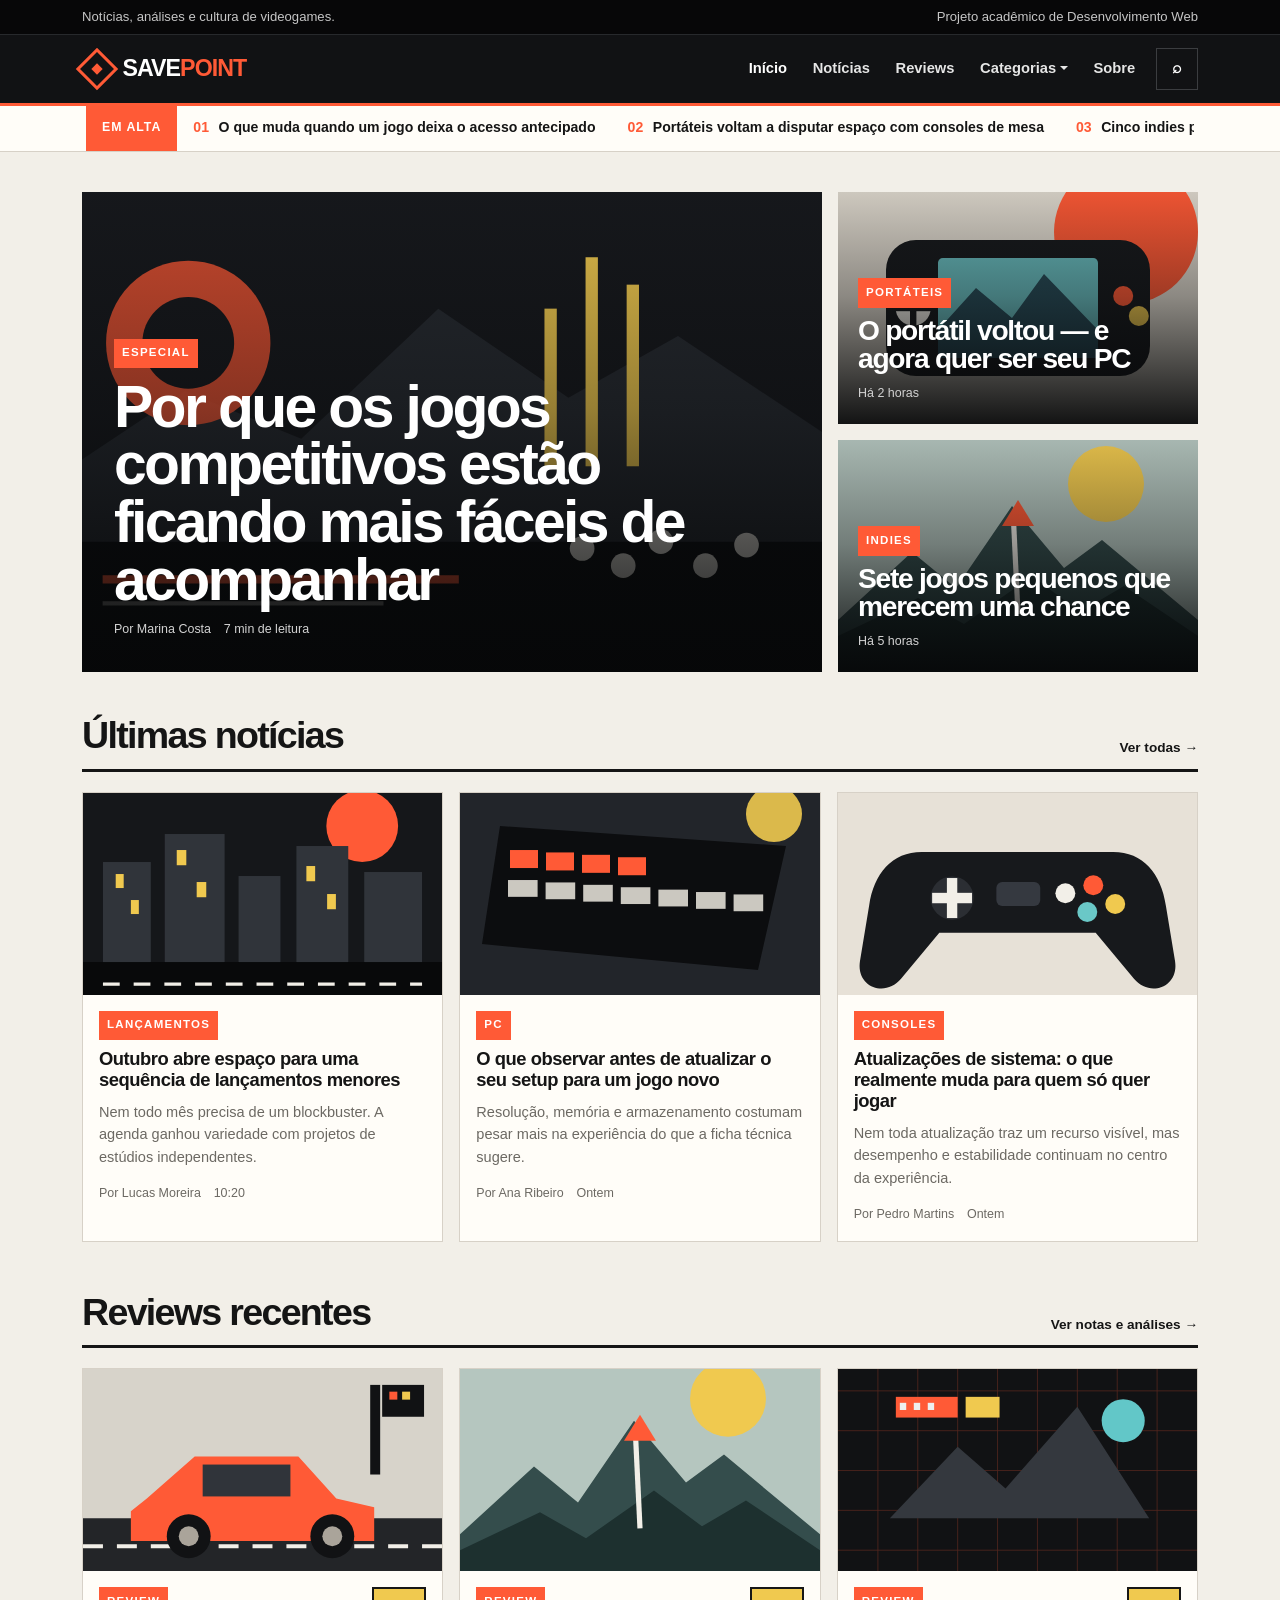
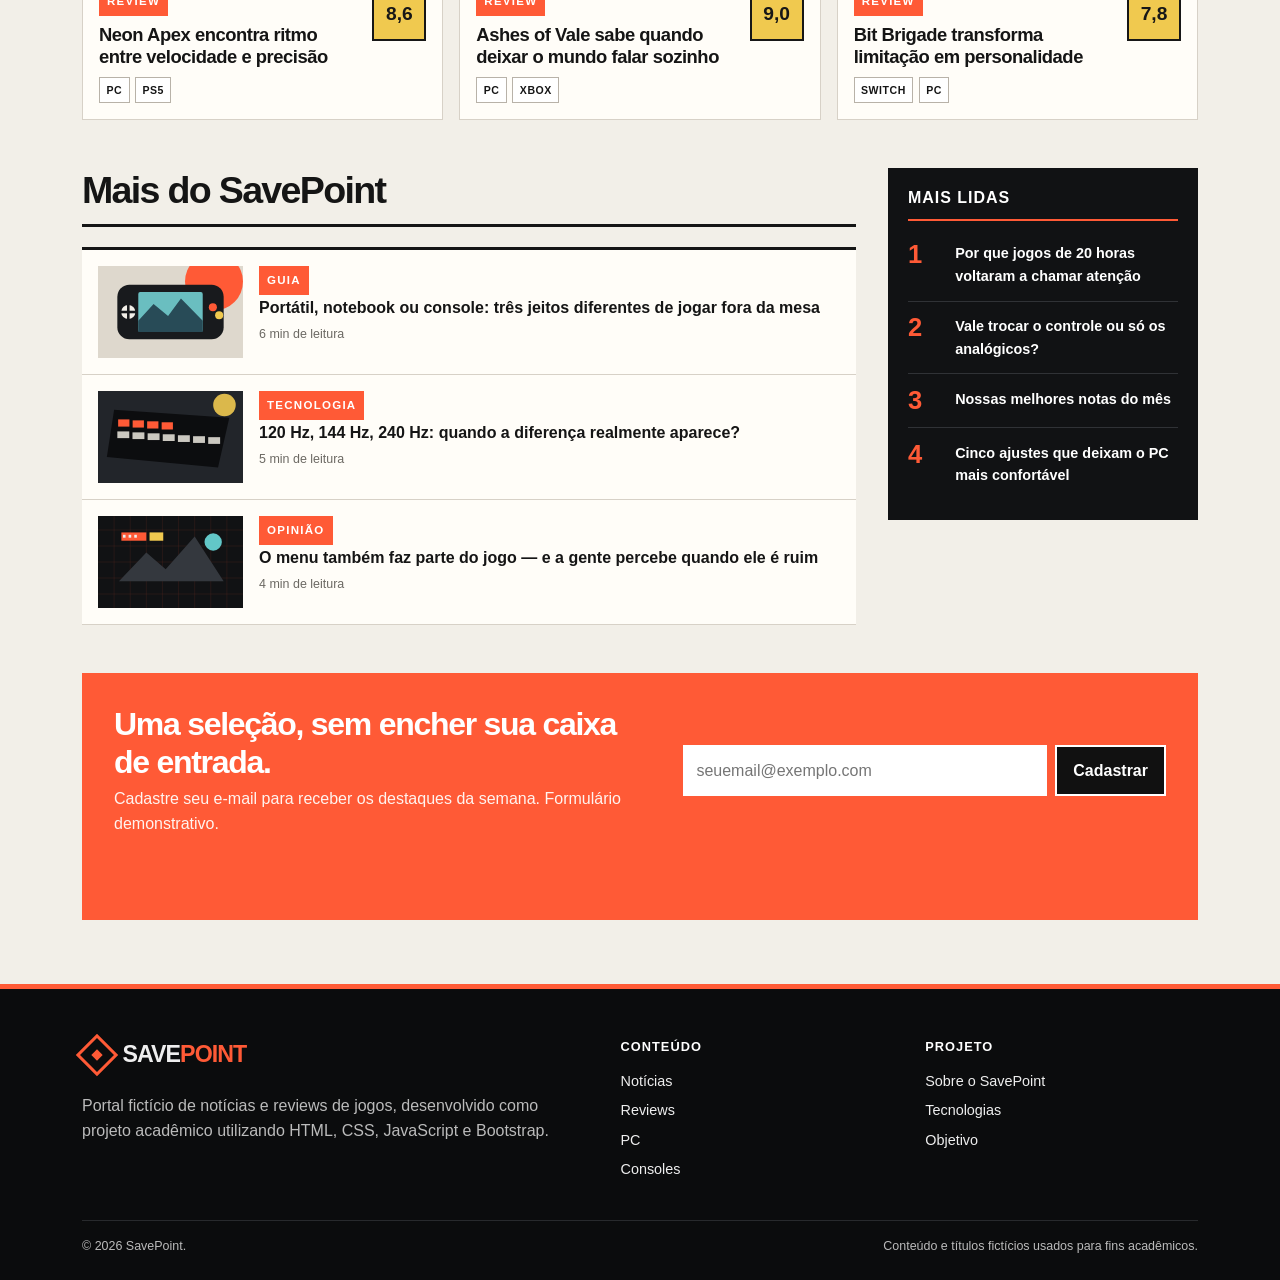
<file: index.html>
<!doctype html>
<html lang="pt-BR">
<head>
  <meta charset="utf-8">
  <meta name="viewport" content="width=device-width, initial-scale=1">
  <meta name="description" content="SavePoint é um portal fictício de notícias e reviews de jogos.">
  <title>Início | SavePoint</title>
  <link href="https://cdn.jsdelivr.net/npm/bootstrap@5.3.3/dist/css/bootstrap.min.css" rel="stylesheet">
  <link rel="stylesheet" href="assets/css/style.css">
</head>
<body>
<a class="skip-link" href="#conteudo">Pular para o conteúdo</a>

<div class="top-strip">
  <div class="container">
    <span>Notícias, análises e cultura de videogames.</span>
    <span>Projeto acadêmico de Desenvolvimento Web</span>
  </div>
</div>
<header class="site-header">
  <nav class="navbar navbar-expand-lg navbar-dark" aria-label="Navegação principal">
    <div class="container">
      <a class="brand" href="index.html" aria-label="SavePoint - início"><span class="brand-mark" aria-hidden="true"></span><span>SAVE<strong>POINT</strong></span></a>
      <button class="navbar-toggler" type="button" data-bs-toggle="collapse" data-bs-target="#menuPrincipal" aria-controls="menuPrincipal" aria-expanded="false" aria-label="Abrir menu">
        <span class="navbar-toggler-icon"></span>
      </button>
      <div class="collapse navbar-collapse" id="menuPrincipal">
        <ul class="navbar-nav ms-auto align-items-lg-center">
          <li class="nav-item"><a class="nav-link active" href="index.html">Início</a></li>
          <li class="nav-item"><a class="nav-link" href="noticias.html">Notícias</a></li>
          <li class="nav-item"><a class="nav-link" href="reviews.html">Reviews</a></li>
          <li class="nav-item dropdown">
            <a class="nav-link dropdown-toggle" href="#" role="button" data-bs-toggle="dropdown" aria-expanded="false">Categorias</a>
            <ul class="dropdown-menu">
              <li><a class="dropdown-item" href="noticias.html#pc">PC</a></li>
              <li><a class="dropdown-item" href="noticias.html#playstation">PlayStation</a></li>
              <li><a class="dropdown-item" href="noticias.html#xbox">Xbox</a></li>
              <li><a class="dropdown-item" href="noticias.html#nintendo">Nintendo</a></li>
            </ul>
          </li>
          <li class="nav-item"><a class="nav-link" href="sobre.html">Sobre</a></li>
          <li class="nav-item ms-lg-2"><button class="search-toggle" type="button" data-search-toggle aria-expanded="false" aria-label="Abrir busca">⌕</button></li>
        </ul>
      </div>
    </div>
  </nav>
  <div class="search-panel" data-search-panel>
    <div class="container"><input type="search" data-search-input placeholder="Buscar nesta página..." aria-label="Buscar conteúdo nesta página"></div>
  </div>
</header>

<div class="breaking-bar">
  <div class="container px-0 px-sm-3">
    <div class="breaking-inner">
      <div class="breaking-label">Em alta</div>
      <div class="breaking-items"><div class="breaking-track" data-breaking-track>
        <span><b>01</b> O que muda quando um jogo deixa o acesso antecipado</span>
        <span><b>02</b> Portáteis voltam a disputar espaço com consoles de mesa</span>
        <span><b>03</b> Cinco indies para colocar na lista</span>
      </div></div>
    </div>
  </div>
</div>

<main id="conteudo" class="page-shell">
  <div class="container">
    <section class="hero-grid" aria-label="Destaques">
      <article class="hero-main" data-searchable>
        <img src="assets/img/arena.svg" alt="Ilustração de uma arena futurista">
        <div class="hero-copy">
          <span class="kicker">Especial</span>
          <h1>Por que os jogos competitivos estão ficando mais fáceis de acompanhar</h1>
          <div class="meta"><span>Por Marina Costa</span><span>7 min de leitura</span></div>
        </div>
      </article>
      <div class="hero-side-stack">
        <article class="hero-side" data-searchable>
          <img src="assets/img/handheld.svg" alt="Ilustração de um videogame portátil">
          <div class="hero-copy"><span class="kicker">Portáteis</span><h2>O portátil voltou — e agora quer ser seu PC</h2><div class="meta"><span>Há 2 horas</span></div></div>
        </article>
        <article class="hero-side" data-searchable>
          <img src="assets/img/fantasy.svg" alt="Ilustração de uma paisagem de fantasia">
          <div class="hero-copy"><span class="kicker">Indies</span><h2>Sete jogos pequenos que merecem uma chance</h2><div class="meta"><span>Há 5 horas</span></div></div>
        </article>
      </div>
    </section>

    <section class="mb-5">
      <div class="section-head"><h2>Últimas notícias</h2><a href="noticias.html">Ver todas →</a></div>
      <div class="row g-3">
        <div class="col-md-6 col-lg-4" data-searchable><article class="news-card"><a class="card-media" href="noticias.html"><img src="assets/img/city.svg" alt="Cidade noturna estilizada"></a><div class="card-body-sp"><span class="kicker">Lançamentos</span><h3><a href="noticias.html">Outubro abre espaço para uma sequência de lançamentos menores</a></h3><p>Nem todo mês precisa de um blockbuster. A agenda ganhou variedade com projetos de estúdios independentes.</p><div class="meta"><span>Por Lucas Moreira</span><span>10:20</span></div></div></article></div>
        <div class="col-md-6 col-lg-4" data-searchable><article class="news-card"><a class="card-media" href="noticias.html"><img src="assets/img/keyboard.svg" alt="Teclado gamer estilizado"></a><div class="card-body-sp"><span class="kicker">PC</span><h3><a href="noticias.html">O que observar antes de atualizar o seu setup para um jogo novo</a></h3><p>Resolução, memória e armazenamento costumam pesar mais na experiência do que a ficha técnica sugere.</p><div class="meta"><span>Por Ana Ribeiro</span><span>Ontem</span></div></div></article></div>
        <div class="col-md-6 col-lg-4" data-searchable><article class="news-card"><a class="card-media" href="noticias.html"><img src="assets/img/controller.svg" alt="Controle de videogame estilizado"></a><div class="card-body-sp"><span class="kicker">Consoles</span><h3><a href="noticias.html">Atualizações de sistema: o que realmente muda para quem só quer jogar</a></h3><p>Nem toda atualização traz um recurso visível, mas desempenho e estabilidade continuam no centro da experiência.</p><div class="meta"><span>Por Pedro Martins</span><span>Ontem</span></div></div></article></div>
      </div>
    </section>

    <section class="mb-5">
      <div class="section-head"><h2>Reviews recentes</h2><a href="reviews.html">Ver notas e análises →</a></div>
      <div class="row g-3">
        <div class="col-md-6 col-lg-4" data-searchable><article class="review-card"><a class="card-media" href="reviews.html"><img src="assets/img/racing.svg" alt="Carro de corrida estilizado"></a><div class="card-body-sp"><div class="review-top"><div><span class="kicker">Review</span><h3><a href="reviews.html">Neon Apex encontra ritmo entre velocidade e precisão</a></h3></div><span class="score" aria-label="Nota 8.6 de 10">8,6</span></div><div class="platforms"><span class="platform-tag">PC</span><span class="platform-tag">PS5</span></div></div></article></div>
        <div class="col-md-6 col-lg-4" data-searchable><article class="review-card"><a class="card-media" href="reviews.html"><img src="assets/img/fantasy.svg" alt="Paisagem de fantasia estilizada"></a><div class="card-body-sp"><div class="review-top"><div><span class="kicker">Review</span><h3><a href="reviews.html">Ashes of Vale sabe quando deixar o mundo falar sozinho</a></h3></div><span class="score" aria-label="Nota 9 de 10">9,0</span></div><div class="platforms"><span class="platform-tag">PC</span><span class="platform-tag">Xbox</span></div></div></article></div>
        <div class="col-md-6 col-lg-4" data-searchable><article class="review-card"><a class="card-media" href="reviews.html"><img src="assets/img/retro.svg" alt="Cenário retrô estilizado"></a><div class="card-body-sp"><div class="review-top"><div><span class="kicker">Review</span><h3><a href="reviews.html">Bit Brigade transforma limitação em personalidade</a></h3></div><span class="score" aria-label="Nota 7.8 de 10">7,8</span></div><div class="platforms"><span class="platform-tag">Switch</span><span class="platform-tag">PC</span></div></div></article></div>
      </div>
    </section>

    <div class="editorial-layout">
      <section>
        <div class="section-head"><h2>Mais do SavePoint</h2></div>
        <div class="latest-list">
          <article class="latest-item" data-searchable><img src="assets/img/handheld.svg" alt="Videogame portátil"><div><span class="kicker">Guia</span><h3><a href="noticias.html">Portátil, notebook ou console: três jeitos diferentes de jogar fora da mesa</a></h3><div class="meta"><span>6 min de leitura</span></div></div></article>
          <article class="latest-item" data-searchable><img src="assets/img/keyboard.svg" alt="Teclado"><div><span class="kicker">Tecnologia</span><h3><a href="noticias.html">120 Hz, 144 Hz, 240 Hz: quando a diferença realmente aparece?</a></h3><div class="meta"><span>5 min de leitura</span></div></div></article>
          <article class="latest-item" data-searchable><img src="assets/img/retro.svg" alt="Arte retrô"><div><span class="kicker">Opinião</span><h3><a href="noticias.html">O menu também faz parte do jogo — e a gente percebe quando ele é ruim</a></h3><div class="meta"><span>4 min de leitura</span></div></div></article>
        </div>
      </section>
      <aside>
        <div class="sidebar-box"><h3>Mais lidas</h3><ol class="rank-list"><li><span class="rank-no">1</span><a href="noticias.html">Por que jogos de 20 horas voltaram a chamar atenção</a></li><li><span class="rank-no">2</span><a href="noticias.html">Vale trocar o controle ou só os analógicos?</a></li><li><span class="rank-no">3</span><a href="reviews.html">Nossas melhores notas do mês</a></li><li><span class="rank-no">4</span><a href="noticias.html">Cinco ajustes que deixam o PC mais confortável</a></li></ol></div>
      </aside>
    </div>
    
<section class="newsletter" aria-label="Newsletter">
  <div>
    <h2>Uma seleção, sem encher sua caixa de entrada.</h2>
    <p>Cadastre seu e-mail para receber os destaques da semana. Formulário demonstrativo.</p>
  </div>
  <form class="newsletter-form" data-newsletter novalidate>
    <label class="visually-hidden" for="newsletter-email">E-mail</label>
    <input id="newsletter-email" type="email" placeholder="seuemail@exemplo.com" required>
    <button type="submit">Cadastrar</button>
  </form>
  <div class="form-feedback" data-form-feedback aria-live="polite"></div>
</section>

  </div>
</main>

<footer class="site-footer">
  <div class="container">
    <div class="footer-grid">
      <div>
        <a class="brand" href="index.html"><span class="brand-mark" aria-hidden="true"></span><span>SAVE<strong>POINT</strong></span></a>
        <p class="mt-3 mb-0">Portal fictício de notícias e reviews de jogos, desenvolvido como projeto acadêmico utilizando HTML, CSS, JavaScript e Bootstrap.</p>
      </div>
      <div>
        <div class="footer-title">Conteúdo</div>
        <ul class="footer-links"><li><a href="noticias.html">Notícias</a></li><li><a href="reviews.html">Reviews</a></li><li><a href="noticias.html#pc">PC</a></li><li><a href="noticias.html#consoles">Consoles</a></li></ul>
      </div>
      <div>
        <div class="footer-title">Projeto</div>
        <ul class="footer-links"><li><a href="sobre.html">Sobre o SavePoint</a></li><li><a href="sobre.html#tecnologias">Tecnologias</a></li><li><a href="sobre.html#objetivo">Objetivo</a></li></ul>
      </div>
    </div>
    <div class="footer-bottom"><span>© <span data-current-year></span> SavePoint.</span><span>Conteúdo e títulos fictícios usados para fins acadêmicos.</span></div>
  </div>
</footer>
<script src="https://cdn.jsdelivr.net/npm/bootstrap@5.3.3/dist/js/bootstrap.bundle.min.js"></script>
<script src="assets/js/script.js"></script>
</body>
</html>
</file>
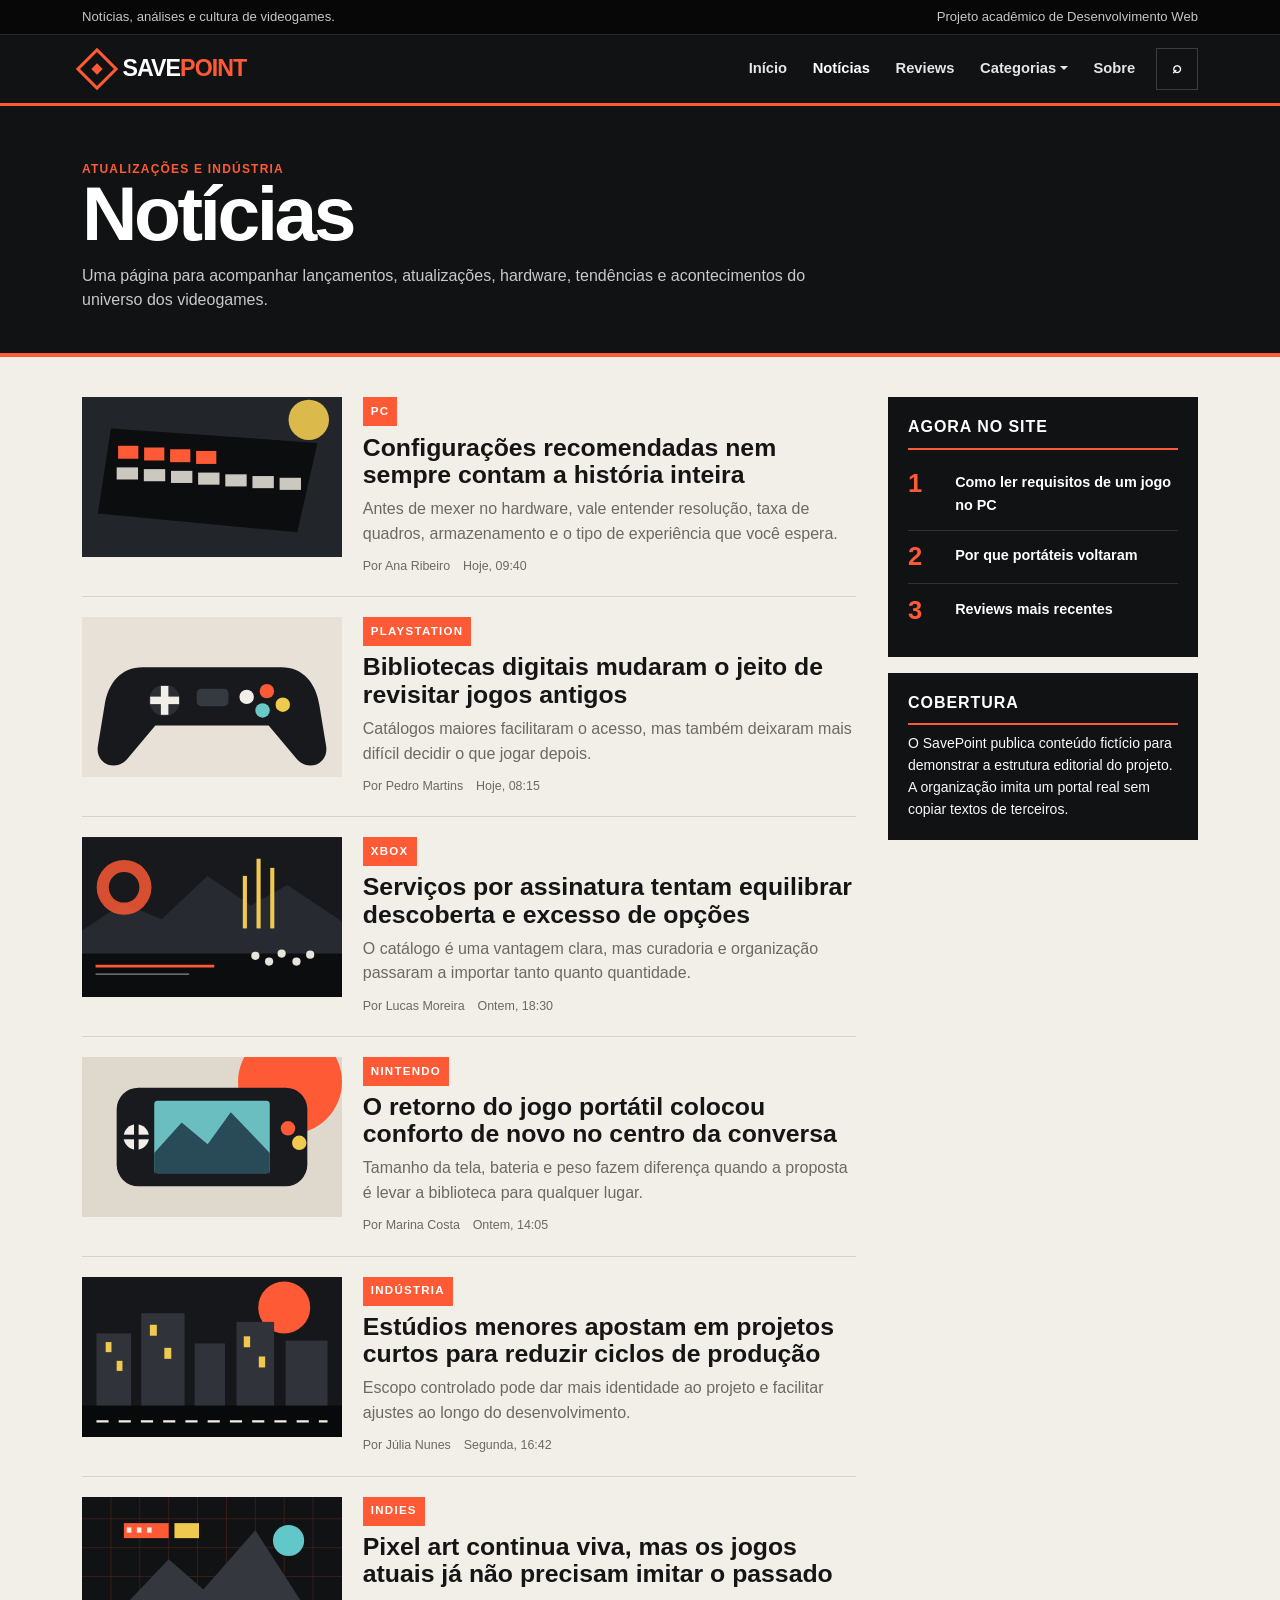
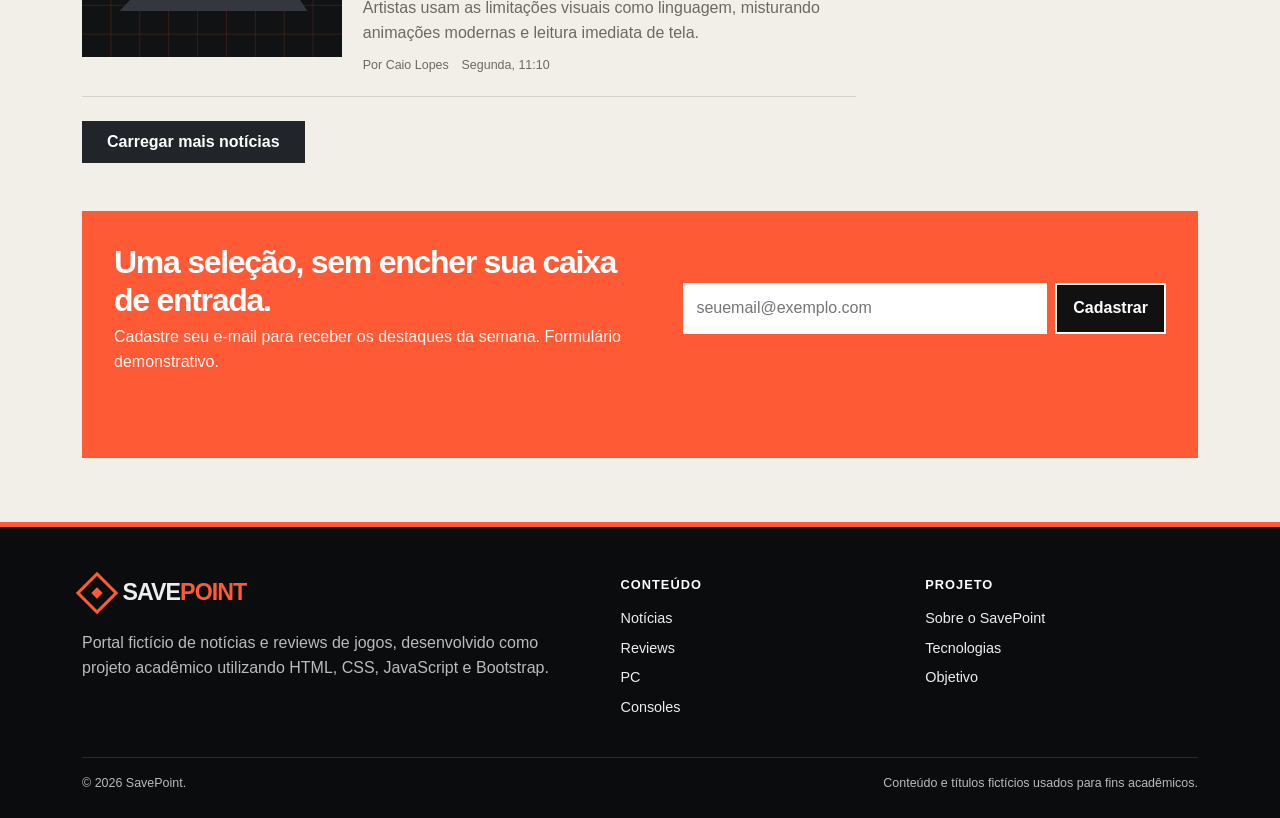
<file: noticias.html>
<!doctype html>
<html lang="pt-BR">
<head>
  <meta charset="utf-8">
  <meta name="viewport" content="width=device-width, initial-scale=1">
  <meta name="description" content="Últimas notícias do universo dos videogames no portal fictício SavePoint.">
  <title>Notícias | SavePoint</title>
  <link href="https://cdn.jsdelivr.net/npm/bootstrap@5.3.3/dist/css/bootstrap.min.css" rel="stylesheet">
  <link rel="stylesheet" href="assets/css/style.css">
</head>
<body>
<a class="skip-link" href="#conteudo">Pular para o conteúdo</a>

<div class="top-strip">
  <div class="container">
    <span>Notícias, análises e cultura de videogames.</span>
    <span>Projeto acadêmico de Desenvolvimento Web</span>
  </div>
</div>
<header class="site-header">
  <nav class="navbar navbar-expand-lg navbar-dark" aria-label="Navegação principal">
    <div class="container">
      <a class="brand" href="index.html" aria-label="SavePoint - início"><span class="brand-mark" aria-hidden="true"></span><span>SAVE<strong>POINT</strong></span></a>
      <button class="navbar-toggler" type="button" data-bs-toggle="collapse" data-bs-target="#menuPrincipal" aria-controls="menuPrincipal" aria-expanded="false" aria-label="Abrir menu">
        <span class="navbar-toggler-icon"></span>
      </button>
      <div class="collapse navbar-collapse" id="menuPrincipal">
        <ul class="navbar-nav ms-auto align-items-lg-center">
          <li class="nav-item"><a class="nav-link" href="index.html">Início</a></li>
          <li class="nav-item"><a class="nav-link active" href="noticias.html">Notícias</a></li>
          <li class="nav-item"><a class="nav-link" href="reviews.html">Reviews</a></li>
          <li class="nav-item dropdown">
            <a class="nav-link dropdown-toggle" href="#" role="button" data-bs-toggle="dropdown" aria-expanded="false">Categorias</a>
            <ul class="dropdown-menu">
              <li><a class="dropdown-item" href="noticias.html#pc">PC</a></li>
              <li><a class="dropdown-item" href="noticias.html#playstation">PlayStation</a></li>
              <li><a class="dropdown-item" href="noticias.html#xbox">Xbox</a></li>
              <li><a class="dropdown-item" href="noticias.html#nintendo">Nintendo</a></li>
            </ul>
          </li>
          <li class="nav-item"><a class="nav-link" href="sobre.html">Sobre</a></li>
          <li class="nav-item ms-lg-2"><button class="search-toggle" type="button" data-search-toggle aria-expanded="false" aria-label="Abrir busca">⌕</button></li>
        </ul>
      </div>
    </div>
  </nav>
  <div class="search-panel" data-search-panel>
    <div class="container"><input type="search" data-search-input placeholder="Buscar nesta página..." aria-label="Buscar conteúdo nesta página"></div>
  </div>
</header>

<section class="page-hero"><div class="container"><div class="eyebrow">Atualizações e indústria</div><h1 class="page-title">Notícias</h1><p>Uma página para acompanhar lançamentos, atualizações, hardware, tendências e acontecimentos do universo dos videogames.</p></div></section>
<main id="conteudo" class="page-shell">
  <div class="container">
    <div class="editorial-layout">
      <section aria-label="Lista de notícias">
        <article class="news-row" id="pc" data-searchable><img src="assets/img/keyboard.svg" alt="Teclado gamer estilizado"><div><span class="kicker">PC</span><h2><a href="#">Configurações recomendadas nem sempre contam a história inteira</a></h2><p>Antes de mexer no hardware, vale entender resolução, taxa de quadros, armazenamento e o tipo de experiência que você espera.</p><div class="meta"><span>Por Ana Ribeiro</span><span>Hoje, 09:40</span></div></div></article>
        <article class="news-row" id="playstation" data-searchable><img src="assets/img/controller.svg" alt="Controle estilizado"><div><span class="kicker">PlayStation</span><h2><a href="#">Bibliotecas digitais mudaram o jeito de revisitar jogos antigos</a></h2><p>Catálogos maiores facilitaram o acesso, mas também deixaram mais difícil decidir o que jogar depois.</p><div class="meta"><span>Por Pedro Martins</span><span>Hoje, 08:15</span></div></div></article>
        <article class="news-row" id="xbox" data-searchable><img src="assets/img/arena.svg" alt="Arena futurista"><div><span class="kicker">Xbox</span><h2><a href="#">Serviços por assinatura tentam equilibrar descoberta e excesso de opções</a></h2><p>O catálogo é uma vantagem clara, mas curadoria e organização passaram a importar tanto quanto quantidade.</p><div class="meta"><span>Por Lucas Moreira</span><span>Ontem, 18:30</span></div></div></article>
        <article class="news-row" id="nintendo" data-searchable><img src="assets/img/handheld.svg" alt="Console portátil"><div><span class="kicker">Nintendo</span><h2><a href="#">O retorno do jogo portátil colocou conforto de novo no centro da conversa</a></h2><p>Tamanho da tela, bateria e peso fazem diferença quando a proposta é levar a biblioteca para qualquer lugar.</p><div class="meta"><span>Por Marina Costa</span><span>Ontem, 14:05</span></div></div></article>
        <article class="news-row" id="consoles" data-searchable><img src="assets/img/city.svg" alt="Cidade estilizada"><div><span class="kicker">Indústria</span><h2><a href="#">Estúdios menores apostam em projetos curtos para reduzir ciclos de produção</a></h2><p>Escopo controlado pode dar mais identidade ao projeto e facilitar ajustes ao longo do desenvolvimento.</p><div class="meta"><span>Por Júlia Nunes</span><span>Segunda, 16:42</span></div></div></article>
        <article class="news-row" data-searchable><img src="assets/img/retro.svg" alt="Arte retrô"><div><span class="kicker">Indies</span><h2><a href="#">Pixel art continua viva, mas os jogos atuais já não precisam imitar o passado</a></h2><p>Artistas usam as limitações visuais como linguagem, misturando animações modernas e leitura imediata de tela.</p><div class="meta"><span>Por Caio Lopes</span><span>Segunda, 11:10</span></div></div></article>
        <article class="news-row d-none" data-extra-news data-searchable><img src="assets/img/racing.svg" alt="Corrida estilizada"><div><span class="kicker">Corrida</span><h2><a href="#">Jogos de corrida encontram público entre simulação e partidas rápidas</a></h2><p>Assistências ajustáveis e modos curtos aproximaram estilos de público que antes raramente dividiam o mesmo jogo.</p><div class="meta"><span>Por Pedro Martins</span><span>Domingo, 19:20</span></div></div></article>
        <article class="news-row d-none" data-extra-news data-searchable><img src="assets/img/fantasy.svg" alt="Fantasia estilizada"><div><span class="kicker">RPG</span><h2><a href="#">RPGs modernos estão aprendendo a indicar menos e comunicar melhor</a></h2><p>Mapas menos congestionados e referências visuais mais claras ajudam o jogador a explorar sem depender de marcadores.</p><div class="meta"><span>Por Marina Costa</span><span>Domingo, 13:15</span></div></div></article>
        <button class="btn btn-dark rounded-0 mt-4 px-4 py-2 fw-bold" type="button" data-load-more>Carregar mais notícias</button>
      </section>
      <aside>
        <div class="sidebar-box"><h3>Agora no site</h3><ol class="rank-list"><li><span class="rank-no">1</span><a href="#pc">Como ler requisitos de um jogo no PC</a></li><li><span class="rank-no">2</span><a href="#nintendo">Por que portáteis voltaram</a></li><li><span class="rank-no">3</span><a href="reviews.html">Reviews mais recentes</a></li></ol></div>
        <div class="sidebar-box"><h3>Cobertura</h3><p class="mb-0 small text-light">O SavePoint publica conteúdo fictício para demonstrar a estrutura editorial do projeto. A organização imita um portal real sem copiar textos de terceiros.</p></div>
      </aside>
    </div>
    
<section class="newsletter" aria-label="Newsletter">
  <div>
    <h2>Uma seleção, sem encher sua caixa de entrada.</h2>
    <p>Cadastre seu e-mail para receber os destaques da semana. Formulário demonstrativo.</p>
  </div>
  <form class="newsletter-form" data-newsletter novalidate>
    <label class="visually-hidden" for="newsletter-email">E-mail</label>
    <input id="newsletter-email" type="email" placeholder="seuemail@exemplo.com" required>
    <button type="submit">Cadastrar</button>
  </form>
  <div class="form-feedback" data-form-feedback aria-live="polite"></div>
</section>

  </div>
</main>

<footer class="site-footer">
  <div class="container">
    <div class="footer-grid">
      <div>
        <a class="brand" href="index.html"><span class="brand-mark" aria-hidden="true"></span><span>SAVE<strong>POINT</strong></span></a>
        <p class="mt-3 mb-0">Portal fictício de notícias e reviews de jogos, desenvolvido como projeto acadêmico utilizando HTML, CSS, JavaScript e Bootstrap.</p>
      </div>
      <div>
        <div class="footer-title">Conteúdo</div>
        <ul class="footer-links"><li><a href="noticias.html">Notícias</a></li><li><a href="reviews.html">Reviews</a></li><li><a href="noticias.html#pc">PC</a></li><li><a href="noticias.html#consoles">Consoles</a></li></ul>
      </div>
      <div>
        <div class="footer-title">Projeto</div>
        <ul class="footer-links"><li><a href="sobre.html">Sobre o SavePoint</a></li><li><a href="sobre.html#tecnologias">Tecnologias</a></li><li><a href="sobre.html#objetivo">Objetivo</a></li></ul>
      </div>
    </div>
    <div class="footer-bottom"><span>© <span data-current-year></span> SavePoint.</span><span>Conteúdo e títulos fictícios usados para fins acadêmicos.</span></div>
  </div>
</footer>
<script src="https://cdn.jsdelivr.net/npm/bootstrap@5.3.3/dist/js/bootstrap.bundle.min.js"></script>
<script src="assets/js/script.js"></script>
</body>
</html>
</file>
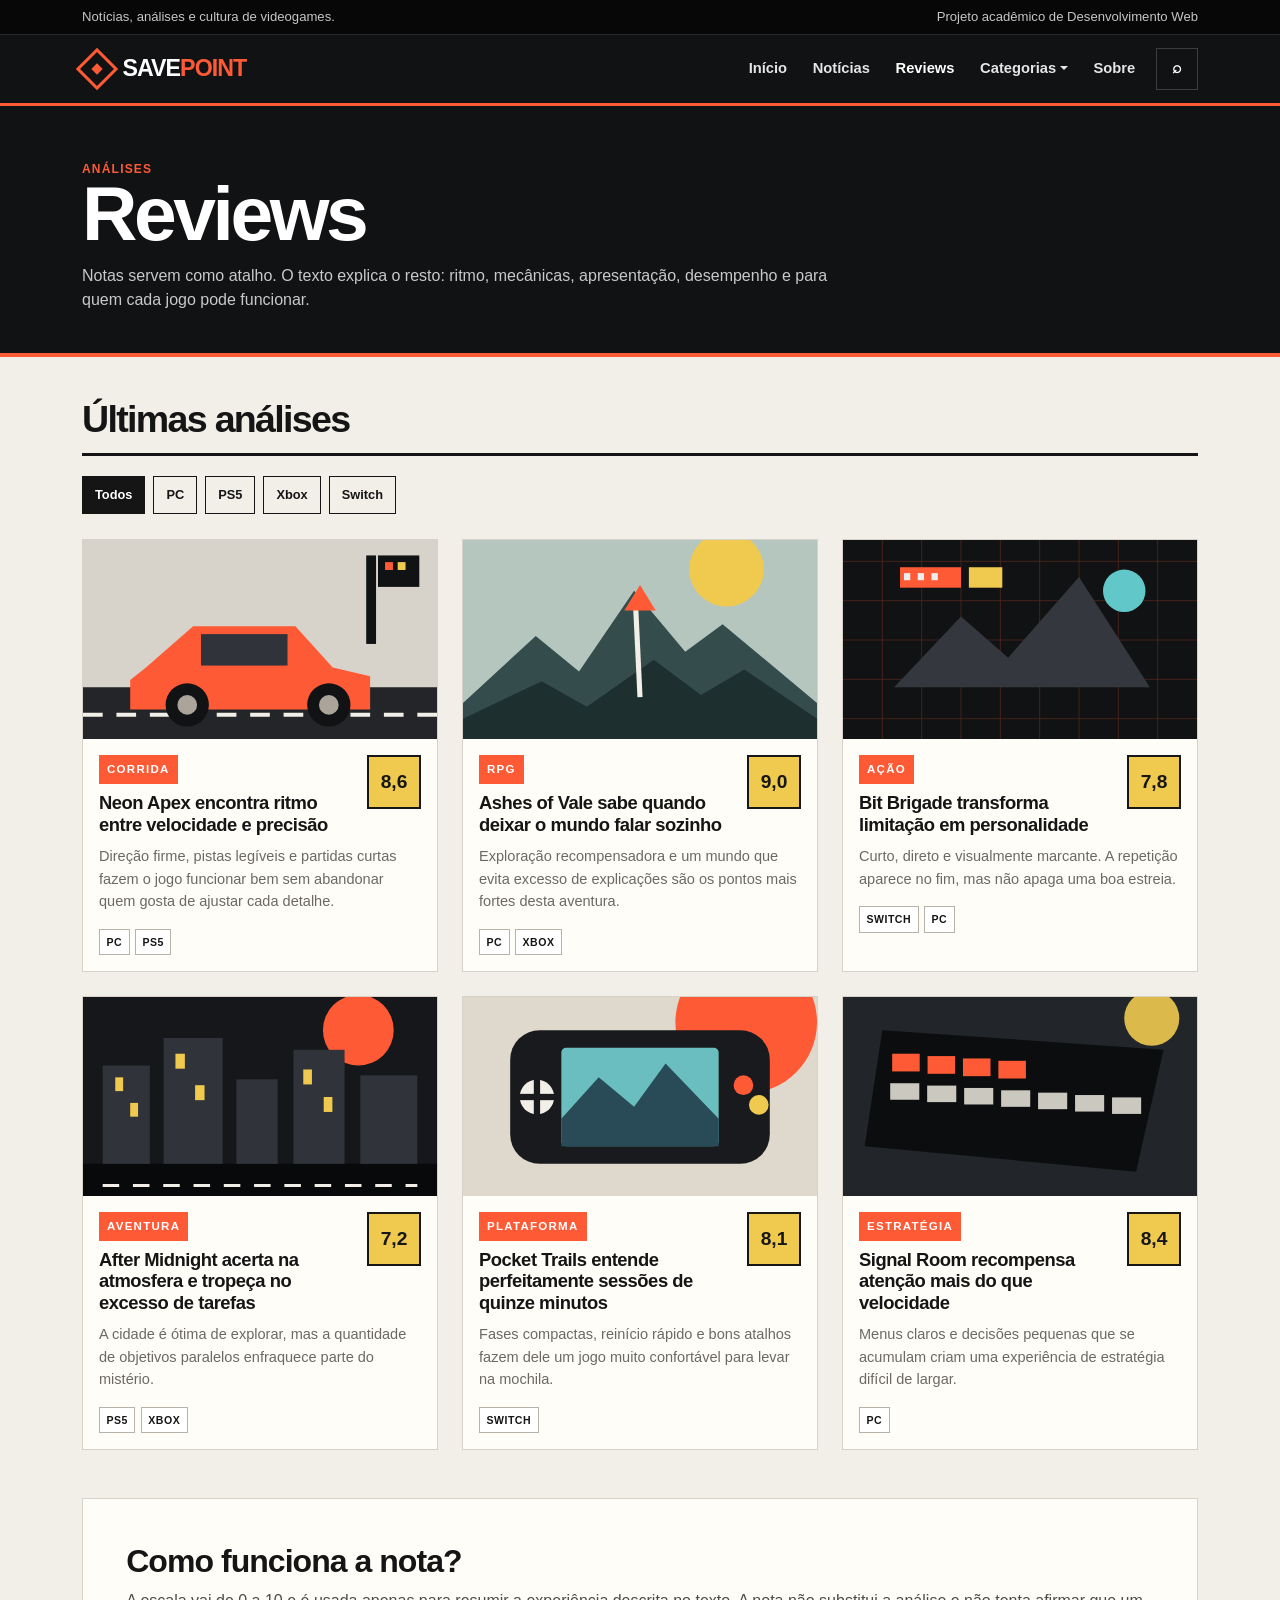
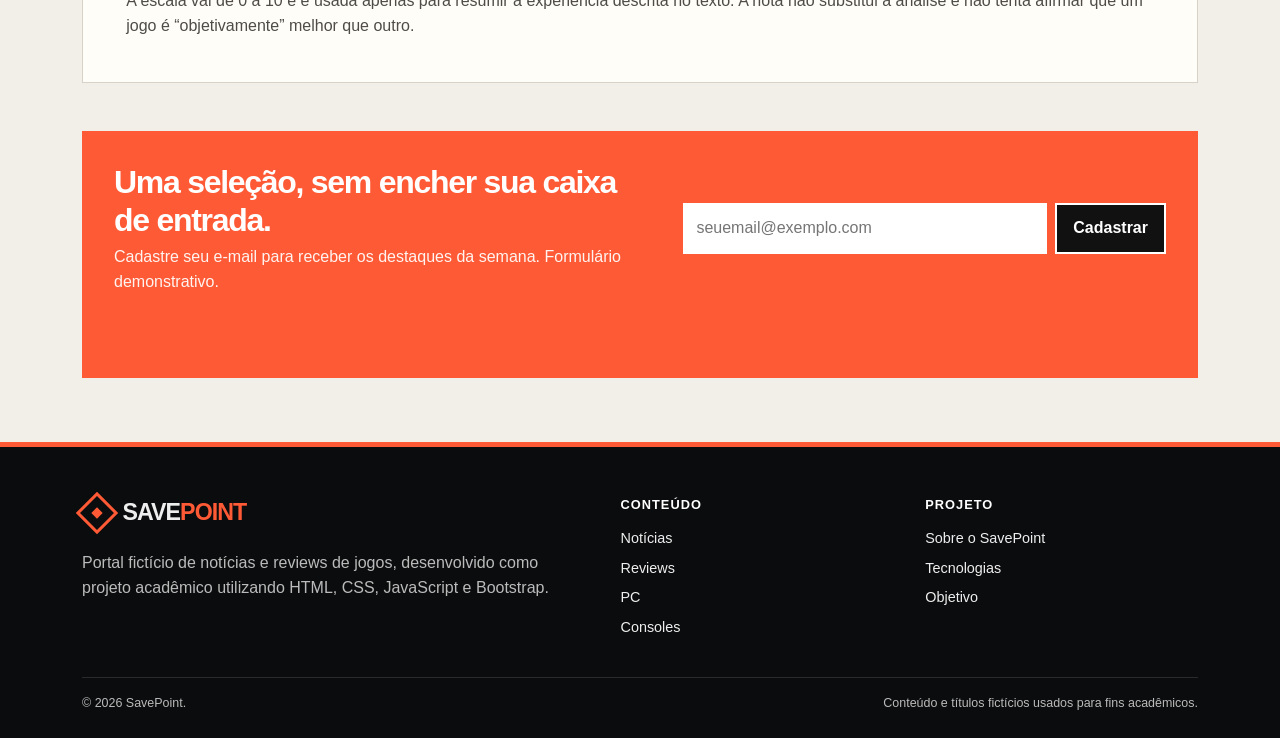
<file: reviews.html>
<!doctype html>
<html lang="pt-BR">
<head>
  <meta charset="utf-8">
  <meta name="viewport" content="width=device-width, initial-scale=1">
  <meta name="description" content="Reviews e avaliações de jogos no portal fictício SavePoint.">
  <title>Reviews | SavePoint</title>
  <link href="https://cdn.jsdelivr.net/npm/bootstrap@5.3.3/dist/css/bootstrap.min.css" rel="stylesheet">
  <link rel="stylesheet" href="assets/css/style.css">
</head>
<body>
<a class="skip-link" href="#conteudo">Pular para o conteúdo</a>

<div class="top-strip">
  <div class="container">
    <span>Notícias, análises e cultura de videogames.</span>
    <span>Projeto acadêmico de Desenvolvimento Web</span>
  </div>
</div>
<header class="site-header">
  <nav class="navbar navbar-expand-lg navbar-dark" aria-label="Navegação principal">
    <div class="container">
      <a class="brand" href="index.html" aria-label="SavePoint - início"><span class="brand-mark" aria-hidden="true"></span><span>SAVE<strong>POINT</strong></span></a>
      <button class="navbar-toggler" type="button" data-bs-toggle="collapse" data-bs-target="#menuPrincipal" aria-controls="menuPrincipal" aria-expanded="false" aria-label="Abrir menu">
        <span class="navbar-toggler-icon"></span>
      </button>
      <div class="collapse navbar-collapse" id="menuPrincipal">
        <ul class="navbar-nav ms-auto align-items-lg-center">
          <li class="nav-item"><a class="nav-link" href="index.html">Início</a></li>
          <li class="nav-item"><a class="nav-link" href="noticias.html">Notícias</a></li>
          <li class="nav-item"><a class="nav-link active" href="reviews.html">Reviews</a></li>
          <li class="nav-item dropdown">
            <a class="nav-link dropdown-toggle" href="#" role="button" data-bs-toggle="dropdown" aria-expanded="false">Categorias</a>
            <ul class="dropdown-menu">
              <li><a class="dropdown-item" href="noticias.html#pc">PC</a></li>
              <li><a class="dropdown-item" href="noticias.html#playstation">PlayStation</a></li>
              <li><a class="dropdown-item" href="noticias.html#xbox">Xbox</a></li>
              <li><a class="dropdown-item" href="noticias.html#nintendo">Nintendo</a></li>
            </ul>
          </li>
          <li class="nav-item"><a class="nav-link" href="sobre.html">Sobre</a></li>
          <li class="nav-item ms-lg-2"><button class="search-toggle" type="button" data-search-toggle aria-expanded="false" aria-label="Abrir busca">⌕</button></li>
        </ul>
      </div>
    </div>
  </nav>
  <div class="search-panel" data-search-panel>
    <div class="container"><input type="search" data-search-input placeholder="Buscar nesta página..." aria-label="Buscar conteúdo nesta página"></div>
  </div>
</header>

<section class="page-hero"><div class="container"><div class="eyebrow">Análises</div><h1 class="page-title">Reviews</h1><p>Notas servem como atalho. O texto explica o resto: ritmo, mecânicas, apresentação, desempenho e para quem cada jogo pode funcionar.</p></div></section>
<main id="conteudo" class="page-shell">
  <div class="container">
    <div class="section-head"><h2>Últimas análises</h2></div>
    <div class="filter-bar" aria-label="Filtrar reviews por plataforma">
      <button class="filter-btn active" type="button" data-filter="todos">Todos</button>
      <button class="filter-btn" type="button" data-filter="pc">PC</button>
      <button class="filter-btn" type="button" data-filter="ps5">PS5</button>
      <button class="filter-btn" type="button" data-filter="xbox">Xbox</button>
      <button class="filter-btn" type="button" data-filter="switch">Switch</button>
    </div>
    <div class="row g-4">
      <div class="col-md-6 col-lg-4" data-platform="pc ps5" data-searchable><article class="review-card"><div class="card-media"><img src="assets/img/racing.svg" alt="Jogo de corrida estilizado"></div><div class="card-body-sp"><div class="review-top"><div><span class="kicker">Corrida</span><h3>Neon Apex encontra ritmo entre velocidade e precisão</h3></div><span class="score">8,6</span></div><p>Direção firme, pistas legíveis e partidas curtas fazem o jogo funcionar bem sem abandonar quem gosta de ajustar cada detalhe.</p><div class="platforms"><span class="platform-tag">PC</span><span class="platform-tag">PS5</span></div></div></article></div>
      <div class="col-md-6 col-lg-4" data-platform="pc xbox" data-searchable><article class="review-card"><div class="card-media"><img src="assets/img/fantasy.svg" alt="Jogo de fantasia estilizado"></div><div class="card-body-sp"><div class="review-top"><div><span class="kicker">RPG</span><h3>Ashes of Vale sabe quando deixar o mundo falar sozinho</h3></div><span class="score">9,0</span></div><p>Exploração recompensadora e um mundo que evita excesso de explicações são os pontos mais fortes desta aventura.</p><div class="platforms"><span class="platform-tag">PC</span><span class="platform-tag">Xbox</span></div></div></article></div>
      <div class="col-md-6 col-lg-4" data-platform="switch pc" data-searchable><article class="review-card"><div class="card-media"><img src="assets/img/retro.svg" alt="Jogo retrô estilizado"></div><div class="card-body-sp"><div class="review-top"><div><span class="kicker">Ação</span><h3>Bit Brigade transforma limitação em personalidade</h3></div><span class="score">7,8</span></div><p>Curto, direto e visualmente marcante. A repetição aparece no fim, mas não apaga uma boa estreia.</p><div class="platforms"><span class="platform-tag">Switch</span><span class="platform-tag">PC</span></div></div></article></div>
      <div class="col-md-6 col-lg-4" data-platform="ps5 xbox" data-searchable><article class="review-card"><div class="card-media"><img src="assets/img/city.svg" alt="Cidade noturna estilizada"></div><div class="card-body-sp"><div class="review-top"><div><span class="kicker">Aventura</span><h3>After Midnight acerta na atmosfera e tropeça no excesso de tarefas</h3></div><span class="score">7,2</span></div><p>A cidade é ótima de explorar, mas a quantidade de objetivos paralelos enfraquece parte do mistério.</p><div class="platforms"><span class="platform-tag">PS5</span><span class="platform-tag">Xbox</span></div></div></article></div>
      <div class="col-md-6 col-lg-4" data-platform="switch" data-searchable><article class="review-card"><div class="card-media"><img src="assets/img/handheld.svg" alt="Jogo portátil estilizado"></div><div class="card-body-sp"><div class="review-top"><div><span class="kicker">Plataforma</span><h3>Pocket Trails entende perfeitamente sessões de quinze minutos</h3></div><span class="score">8,1</span></div><p>Fases compactas, reinício rápido e bons atalhos fazem dele um jogo muito confortável para levar na mochila.</p><div class="platforms"><span class="platform-tag">Switch</span></div></div></article></div>
      <div class="col-md-6 col-lg-4" data-platform="pc" data-searchable><article class="review-card"><div class="card-media"><img src="assets/img/keyboard.svg" alt="Teclado estilizado"></div><div class="card-body-sp"><div class="review-top"><div><span class="kicker">Estratégia</span><h3>Signal Room recompensa atenção mais do que velocidade</h3></div><span class="score">8,4</span></div><p>Menus claros e decisões pequenas que se acumulam criam uma experiência de estratégia difícil de largar.</p><div class="platforms"><span class="platform-tag">PC</span></div></div></article></div>
    </div>
    <div class="empty-state mt-4" data-empty-state>Nenhum review encontrado para este filtro.</div>
    <section class="mt-5 about-copy">
      <h2>Como funciona a nota?</h2>
      <p class="mb-0">A escala vai de 0 a 10 e é usada apenas para resumir a experiência descrita no texto. A nota não substitui a análise e não tenta afirmar que um jogo é “objetivamente” melhor que outro.</p>
    </section>
    
<section class="newsletter" aria-label="Newsletter">
  <div>
    <h2>Uma seleção, sem encher sua caixa de entrada.</h2>
    <p>Cadastre seu e-mail para receber os destaques da semana. Formulário demonstrativo.</p>
  </div>
  <form class="newsletter-form" data-newsletter novalidate>
    <label class="visually-hidden" for="newsletter-email">E-mail</label>
    <input id="newsletter-email" type="email" placeholder="seuemail@exemplo.com" required>
    <button type="submit">Cadastrar</button>
  </form>
  <div class="form-feedback" data-form-feedback aria-live="polite"></div>
</section>

  </div>
</main>

<footer class="site-footer">
  <div class="container">
    <div class="footer-grid">
      <div>
        <a class="brand" href="index.html"><span class="brand-mark" aria-hidden="true"></span><span>SAVE<strong>POINT</strong></span></a>
        <p class="mt-3 mb-0">Portal fictício de notícias e reviews de jogos, desenvolvido como projeto acadêmico utilizando HTML, CSS, JavaScript e Bootstrap.</p>
      </div>
      <div>
        <div class="footer-title">Conteúdo</div>
        <ul class="footer-links"><li><a href="noticias.html">Notícias</a></li><li><a href="reviews.html">Reviews</a></li><li><a href="noticias.html#pc">PC</a></li><li><a href="noticias.html#consoles">Consoles</a></li></ul>
      </div>
      <div>
        <div class="footer-title">Projeto</div>
        <ul class="footer-links"><li><a href="sobre.html">Sobre o SavePoint</a></li><li><a href="sobre.html#tecnologias">Tecnologias</a></li><li><a href="sobre.html#objetivo">Objetivo</a></li></ul>
      </div>
    </div>
    <div class="footer-bottom"><span>© <span data-current-year></span> SavePoint.</span><span>Conteúdo e títulos fictícios usados para fins acadêmicos.</span></div>
  </div>
</footer>
<script src="https://cdn.jsdelivr.net/npm/bootstrap@5.3.3/dist/js/bootstrap.bundle.min.js"></script>
<script src="assets/js/script.js"></script>
</body>
</html>
</file>
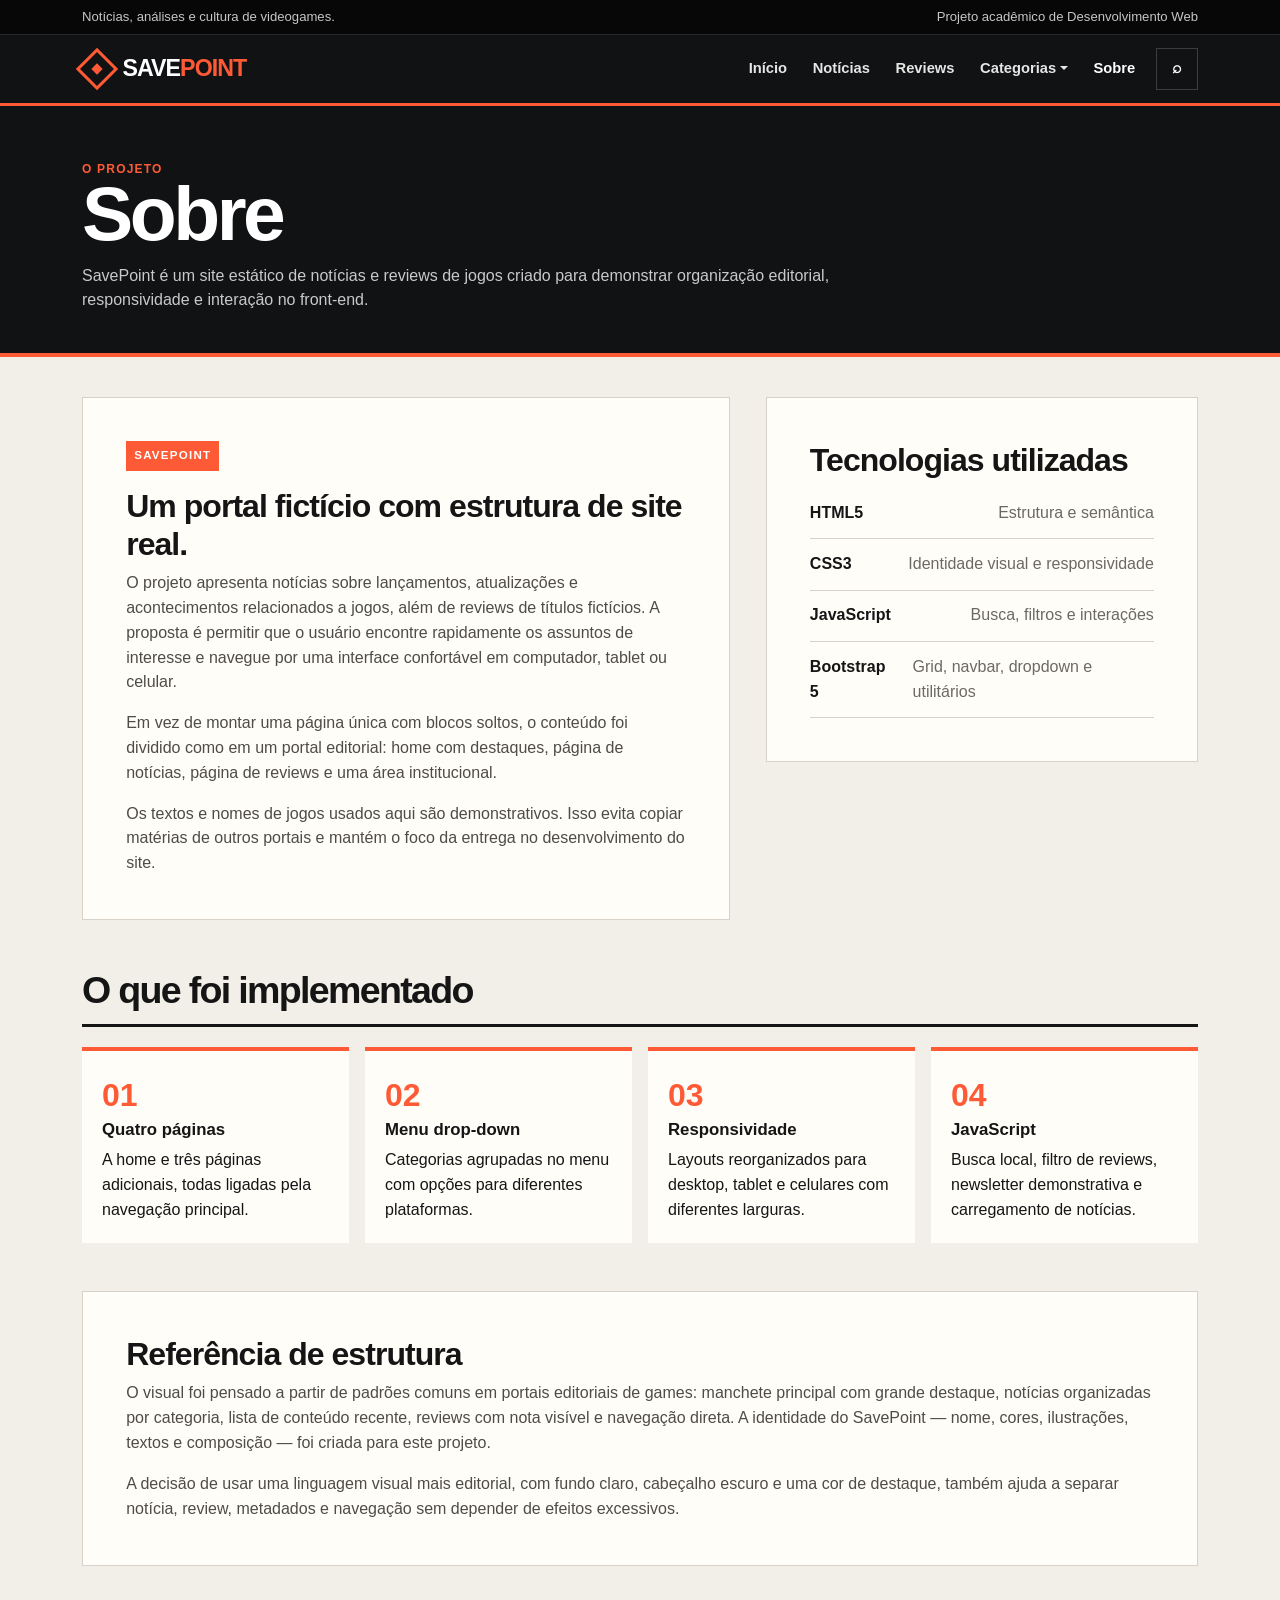
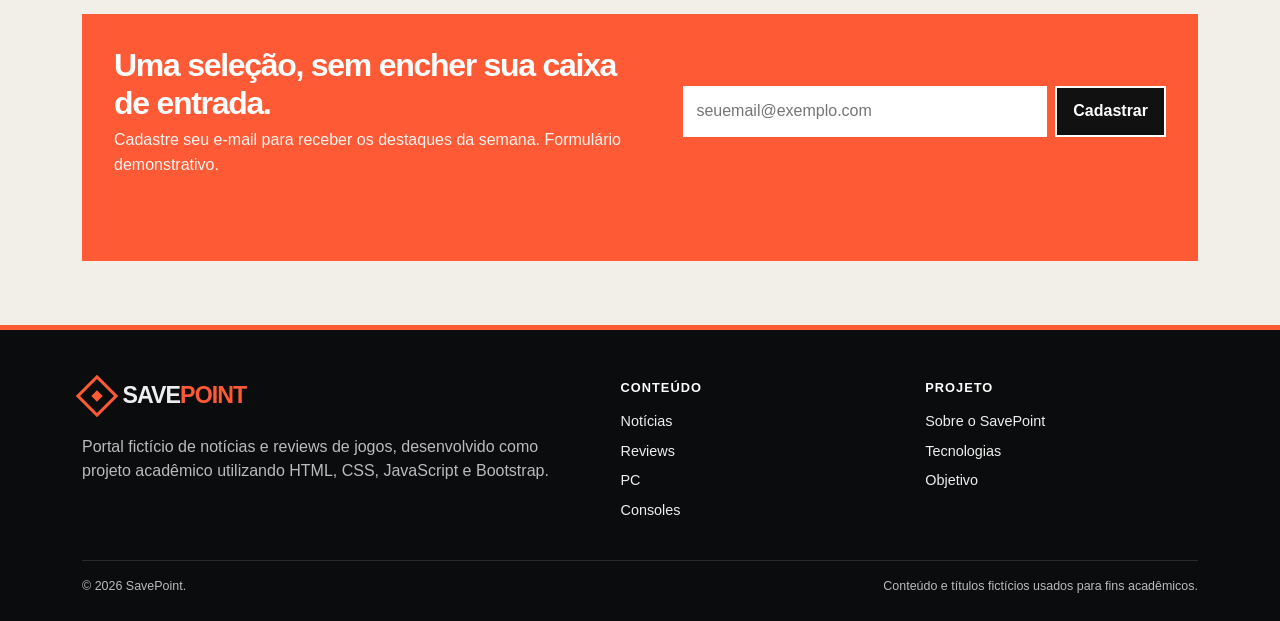
<file: sobre.html>
<!doctype html>
<html lang="pt-BR">
<head>
  <meta charset="utf-8">
  <meta name="viewport" content="width=device-width, initial-scale=1">
  <meta name="description" content="Conheça o projeto acadêmico SavePoint e as tecnologias usadas.">
  <title>Sobre | SavePoint</title>
  <link href="https://cdn.jsdelivr.net/npm/bootstrap@5.3.3/dist/css/bootstrap.min.css" rel="stylesheet">
  <link rel="stylesheet" href="assets/css/style.css">
</head>
<body>
<a class="skip-link" href="#conteudo">Pular para o conteúdo</a>

<div class="top-strip">
  <div class="container">
    <span>Notícias, análises e cultura de videogames.</span>
    <span>Projeto acadêmico de Desenvolvimento Web</span>
  </div>
</div>
<header class="site-header">
  <nav class="navbar navbar-expand-lg navbar-dark" aria-label="Navegação principal">
    <div class="container">
      <a class="brand" href="index.html" aria-label="SavePoint - início"><span class="brand-mark" aria-hidden="true"></span><span>SAVE<strong>POINT</strong></span></a>
      <button class="navbar-toggler" type="button" data-bs-toggle="collapse" data-bs-target="#menuPrincipal" aria-controls="menuPrincipal" aria-expanded="false" aria-label="Abrir menu">
        <span class="navbar-toggler-icon"></span>
      </button>
      <div class="collapse navbar-collapse" id="menuPrincipal">
        <ul class="navbar-nav ms-auto align-items-lg-center">
          <li class="nav-item"><a class="nav-link" href="index.html">Início</a></li>
          <li class="nav-item"><a class="nav-link" href="noticias.html">Notícias</a></li>
          <li class="nav-item"><a class="nav-link" href="reviews.html">Reviews</a></li>
          <li class="nav-item dropdown">
            <a class="nav-link dropdown-toggle" href="#" role="button" data-bs-toggle="dropdown" aria-expanded="false">Categorias</a>
            <ul class="dropdown-menu">
              <li><a class="dropdown-item" href="noticias.html#pc">PC</a></li>
              <li><a class="dropdown-item" href="noticias.html#playstation">PlayStation</a></li>
              <li><a class="dropdown-item" href="noticias.html#xbox">Xbox</a></li>
              <li><a class="dropdown-item" href="noticias.html#nintendo">Nintendo</a></li>
            </ul>
          </li>
          <li class="nav-item"><a class="nav-link active" href="sobre.html">Sobre</a></li>
          <li class="nav-item ms-lg-2"><button class="search-toggle" type="button" data-search-toggle aria-expanded="false" aria-label="Abrir busca">⌕</button></li>
        </ul>
      </div>
    </div>
  </nav>
  <div class="search-panel" data-search-panel>
    <div class="container"><input type="search" data-search-input placeholder="Buscar nesta página..." aria-label="Buscar conteúdo nesta página"></div>
  </div>
</header>

<section class="page-hero"><div class="container"><div class="eyebrow">O projeto</div><h1 class="page-title">Sobre</h1><p>SavePoint é um site estático de notícias e reviews de jogos criado para demonstrar organização editorial, responsividade e interação no front-end.</p></div></section>
<main id="conteudo" class="page-shell">
  <div class="container">
    <div class="about-grid">
      <section class="about-copy" id="objetivo" data-searchable>
        <span class="kicker">SavePoint</span>
        <h2 class="mt-3">Um portal fictício com estrutura de site real.</h2>
        <p>O projeto apresenta notícias sobre lançamentos, atualizações e acontecimentos relacionados a jogos, além de reviews de títulos fictícios. A proposta é permitir que o usuário encontre rapidamente os assuntos de interesse e navegue por uma interface confortável em computador, tablet ou celular.</p>
        <p>Em vez de montar uma página única com blocos soltos, o conteúdo foi dividido como em um portal editorial: home com destaques, página de notícias, página de reviews e uma área institucional.</p>
        <p class="mb-0">Os textos e nomes de jogos usados aqui são demonstrativos. Isso evita copiar matérias de outros portais e mantém o foco da entrega no desenvolvimento do site.</p>
      </section>
      <aside class="about-copy" id="tecnologias" data-searchable>
        <h2>Tecnologias utilizadas</h2>
        <ul class="stack-list">
          <li><span>HTML5</span><span>Estrutura e semântica</span></li>
          <li><span>CSS3</span><span>Identidade visual e responsividade</span></li>
          <li><span>JavaScript</span><span>Busca, filtros e interações</span></li>
          <li><span>Bootstrap 5</span><span>Grid, navbar, dropdown e utilitários</span></li>
        </ul>
      </aside>
    </div>

    <section class="mt-5">
      <div class="section-head"><h2>O que foi implementado</h2></div>
      <div class="row g-3">
        <div class="col-md-6 col-lg-3"><article class="value-card"><span>01</span><h3>Quatro páginas</h3><p class="mb-0">A home e três páginas adicionais, todas ligadas pela navegação principal.</p></article></div>
        <div class="col-md-6 col-lg-3"><article class="value-card"><span>02</span><h3>Menu drop-down</h3><p class="mb-0">Categorias agrupadas no menu com opções para diferentes plataformas.</p></article></div>
        <div class="col-md-6 col-lg-3"><article class="value-card"><span>03</span><h3>Responsividade</h3><p class="mb-0">Layouts reorganizados para desktop, tablet e celulares com diferentes larguras.</p></article></div>
        <div class="col-md-6 col-lg-3"><article class="value-card"><span>04</span><h3>JavaScript</h3><p class="mb-0">Busca local, filtro de reviews, newsletter demonstrativa e carregamento de notícias.</p></article></div>
      </div>
    </section>

    <section class="about-copy mt-5" data-searchable>
      <h2>Referência de estrutura</h2>
      <p>O visual foi pensado a partir de padrões comuns em portais editoriais de games: manchete principal com grande destaque, notícias organizadas por categoria, lista de conteúdo recente, reviews com nota visível e navegação direta. A identidade do SavePoint — nome, cores, ilustrações, textos e composição — foi criada para este projeto.</p>
      <p class="mb-0">A decisão de usar uma linguagem visual mais editorial, com fundo claro, cabeçalho escuro e uma cor de destaque, também ajuda a separar notícia, review, metadados e navegação sem depender de efeitos excessivos.</p>
    </section>
    
<section class="newsletter" aria-label="Newsletter">
  <div>
    <h2>Uma seleção, sem encher sua caixa de entrada.</h2>
    <p>Cadastre seu e-mail para receber os destaques da semana. Formulário demonstrativo.</p>
  </div>
  <form class="newsletter-form" data-newsletter novalidate>
    <label class="visually-hidden" for="newsletter-email">E-mail</label>
    <input id="newsletter-email" type="email" placeholder="seuemail@exemplo.com" required>
    <button type="submit">Cadastrar</button>
  </form>
  <div class="form-feedback" data-form-feedback aria-live="polite"></div>
</section>

  </div>
</main>

<footer class="site-footer">
  <div class="container">
    <div class="footer-grid">
      <div>
        <a class="brand" href="index.html"><span class="brand-mark" aria-hidden="true"></span><span>SAVE<strong>POINT</strong></span></a>
        <p class="mt-3 mb-0">Portal fictício de notícias e reviews de jogos, desenvolvido como projeto acadêmico utilizando HTML, CSS, JavaScript e Bootstrap.</p>
      </div>
      <div>
        <div class="footer-title">Conteúdo</div>
        <ul class="footer-links"><li><a href="noticias.html">Notícias</a></li><li><a href="reviews.html">Reviews</a></li><li><a href="noticias.html#pc">PC</a></li><li><a href="noticias.html#consoles">Consoles</a></li></ul>
      </div>
      <div>
        <div class="footer-title">Projeto</div>
        <ul class="footer-links"><li><a href="sobre.html">Sobre o SavePoint</a></li><li><a href="sobre.html#tecnologias">Tecnologias</a></li><li><a href="sobre.html#objetivo">Objetivo</a></li></ul>
      </div>
    </div>
    <div class="footer-bottom"><span>© <span data-current-year></span> SavePoint.</span><span>Conteúdo e títulos fictícios usados para fins acadêmicos.</span></div>
  </div>
</footer>
<script src="https://cdn.jsdelivr.net/npm/bootstrap@5.3.3/dist/js/bootstrap.bundle.min.js"></script>
<script src="assets/js/script.js"></script>
</body>
</html>
</file>
<file: assets/css/style.css>
:root {
  --sp-bg: #f2efe8;
  --sp-surface: #fffdf8;
  --sp-ink: #151515;
  --sp-muted: #6c6963;
  --sp-line: #d7d1c7;
  --sp-accent: #ff5a36;
  --sp-accent-dark: #d83d1e;
  --sp-dark: #111214;
  --sp-dark-2: #1d1f22;
  --sp-score: #f0c94f;
}

* { box-sizing: border-box; }
html { scroll-behavior: smooth; }
body {
  margin: 0;
  background: var(--sp-bg);
  color: var(--sp-ink);
  font-family: Arial, Helvetica, sans-serif;
  line-height: 1.55;
}
a { color: inherit; }
img { max-width: 100%; display: block; }

.skip-link {
  position: absolute;
  left: -9999px;
  top: 0;
  z-index: 9999;
  padding: .7rem 1rem;
  background: var(--sp-accent);
  color: #fff;
}
.skip-link:focus { left: .75rem; top: .75rem; }

.top-strip {
  background: #070708;
  color: #c6c6c6;
  font-size: .82rem;
  border-bottom: 1px solid #27292c;
}
.top-strip .container {
  min-height: 34px;
  display: flex;
  align-items: center;
  justify-content: space-between;
  gap: 1rem;
}
.top-strip a { color: #fff; text-decoration: none; }

.site-header {
  background: var(--sp-dark);
  color: #fff;
  position: sticky;
  top: 0;
  z-index: 1030;
  border-bottom: 3px solid var(--sp-accent);
}
.site-header .navbar { padding-top: .8rem; padding-bottom: .8rem; }
.brand {
  display: inline-flex;
  align-items: center;
  gap: .65rem;
  text-decoration: none;
  color: #fff;
  font-weight: 900;
  letter-spacing: -.04em;
  font-size: 1.45rem;
}
.brand-mark {
  width: 30px;
  height: 30px;
  border: 3px solid var(--sp-accent);
  position: relative;
  transform: rotate(45deg);
}
.brand-mark::after {
  content: "";
  position: absolute;
  width: 8px;
  height: 8px;
  background: var(--sp-accent);
  inset: 8px;
}
.brand strong { color: var(--sp-accent); }

.navbar-dark .navbar-nav .nav-link {
  color: #e6e6e6;
  font-weight: 700;
  font-size: .92rem;
  padding-left: .8rem;
  padding-right: .8rem;
}
.navbar-dark .navbar-nav .nav-link:hover,
.navbar-dark .navbar-nav .nav-link.active { color: #fff; }
.dropdown-menu {
  border-radius: 0;
  border: 0;
  border-top: 3px solid var(--sp-accent);
  box-shadow: 0 14px 28px rgba(0,0,0,.22);
}
.dropdown-item { font-weight: 700; font-size: .9rem; }
.dropdown-item:active { background: var(--sp-accent); }

.search-toggle {
  width: 42px;
  height: 42px;
  border: 1px solid #3b3d40;
  background: transparent;
  color: #fff;
  font-weight: 900;
}
.search-toggle:hover { border-color: var(--sp-accent); color: var(--sp-accent); }
.search-panel {
  display: none;
  background: var(--sp-dark-2);
  border-top: 1px solid #2e3033;
  padding: .8rem 0;
}
.search-panel.open { display: block; }
.search-panel input {
  width: 100%;
  background: #0d0e10;
  border: 1px solid #3b3d40;
  color: white;
  padding: .75rem .9rem;
  outline: none;
}
.search-panel input:focus { border-color: var(--sp-accent); }

.breaking-bar {
  background: var(--sp-surface);
  border-bottom: 1px solid var(--sp-line);
}
.breaking-inner {
  display: grid;
  grid-template-columns: auto 1fr;
  align-items: stretch;
  min-height: 45px;
}
.breaking-label {
  background: var(--sp-accent);
  color: #fff;
  padding: .75rem 1rem;
  font-size: .77rem;
  font-weight: 900;
  letter-spacing: .08em;
  text-transform: uppercase;
}
.breaking-items {
  overflow: hidden;
  position: relative;
}
.breaking-track {
  height: 100%;
  display: flex;
  align-items: center;
  gap: 2rem;
  padding: 0 1rem;
  white-space: nowrap;
  transition: transform .4s ease;
}
.breaking-track span { font-size: .88rem; font-weight: 700; }
.breaking-track b { color: var(--sp-accent); margin-right: .35rem; }

.page-shell { padding: 2.5rem 0 4rem; }

.hero-grid {
  display: grid;
  grid-template-columns: minmax(0, 1.85fr) minmax(280px, .9fr);
  gap: 1rem;
  margin-bottom: 2.6rem;
}
.hero-main, .hero-side {
  position: relative;
  min-height: 480px;
  overflow: hidden;
  background: #202226;
  color: #fff;
}
.hero-main img, .hero-side img {
  position: absolute;
  inset: 0;
  width: 100%;
  height: 100%;
  object-fit: cover;
}
.hero-main::after, .hero-side::after {
  content: "";
  position: absolute;
  inset: 0;
  background: linear-gradient(to top, rgba(6,7,8,.94) 0%, rgba(6,7,8,.38) 55%, rgba(6,7,8,.08) 100%);
}
.hero-copy {
  position: absolute;
  z-index: 2;
  left: 0;
  right: 0;
  bottom: 0;
  padding: 2rem;
}
.hero-copy h1, .hero-copy h2 {
  margin: .6rem 0 .75rem;
  max-width: 820px;
  font-weight: 900;
  letter-spacing: -.045em;
  line-height: .98;
}
.hero-copy h1 { font-size: clamp(2.15rem, 4.6vw, 4.65rem); }
.hero-copy h2 { font-size: clamp(1.35rem, 2.2vw, 2rem); }
.hero-copy p { color: #e3e3e3; max-width: 720px; margin-bottom: 0; }
.hero-side-stack { display: grid; gap: 1rem; }
.hero-side { min-height: 232px; }
.hero-side .hero-copy { padding: 1.25rem; }

.kicker {
  display: inline-block;
  font-size: .72rem;
  text-transform: uppercase;
  letter-spacing: .11em;
  font-weight: 900;
  background: var(--sp-accent);
  color: #fff;
  padding: .35rem .5rem;
}
.meta {
  font-size: .78rem;
  color: var(--sp-muted);
  display: flex;
  flex-wrap: wrap;
  gap: .5rem .8rem;
  align-items: center;
}
.hero-copy .meta { color: #d3d3d3; }

.section-head {
  display: flex;
  justify-content: space-between;
  align-items: end;
  gap: 1rem;
  border-bottom: 3px solid var(--sp-ink);
  padding-bottom: .65rem;
  margin-bottom: 1.25rem;
}
.section-head h2, .page-title {
  margin: 0;
  font-weight: 900;
  letter-spacing: -.045em;
}
.section-head h2 { font-size: clamp(1.65rem, 3vw, 2.35rem); }
.section-head a { text-decoration: none; font-size: .85rem; font-weight: 800; }
.section-head a:hover { color: var(--sp-accent); }

.news-card, .review-card {
  height: 100%;
  background: var(--sp-surface);
  border: 1px solid var(--sp-line);
  overflow: hidden;
  transition: transform .18s ease, box-shadow .18s ease;
}
.news-card:hover, .review-card:hover {
  transform: translateY(-3px);
  box-shadow: 0 10px 24px rgba(35,31,25,.08);
}
.card-media {
  display: block;
  aspect-ratio: 16 / 9;
  overflow: hidden;
  background: #25272a;
}
.card-media img {
  width: 100%;
  height: 100%;
  object-fit: cover;
  transition: transform .3s ease;
}
.news-card:hover .card-media img, .review-card:hover .card-media img { transform: scale(1.025); }
.card-body-sp { padding: 1rem; }
.card-body-sp h3 {
  font-size: 1.15rem;
  line-height: 1.15;
  font-weight: 900;
  letter-spacing: -.025em;
  margin: .5rem 0 .65rem;
}
.card-body-sp h3 a { text-decoration: none; }
.card-body-sp h3 a:hover { color: var(--sp-accent-dark); }
.card-body-sp p { color: var(--sp-muted); font-size: .91rem; }

.editorial-layout {
  display: grid;
  grid-template-columns: minmax(0, 1fr) 310px;
  gap: 2rem;
}
.latest-list { background: var(--sp-surface); border-top: 3px solid var(--sp-ink); }
.latest-item {
  display: grid;
  grid-template-columns: 145px 1fr;
  gap: 1rem;
  padding: 1rem;
  border-bottom: 1px solid var(--sp-line);
}
.latest-item img { width: 145px; height: 92px; object-fit: cover; }
.latest-item h3 { font-size: 1rem; font-weight: 900; margin: .2rem 0 .45rem; line-height: 1.2; }
.latest-item h3 a { text-decoration: none; }
.latest-item h3 a:hover { color: var(--sp-accent); }

.sidebar-box {
  background: var(--sp-dark);
  color: #fff;
  padding: 1.25rem;
  margin-bottom: 1rem;
}
.sidebar-box h3 {
  font-size: 1rem;
  text-transform: uppercase;
  letter-spacing: .06em;
  font-weight: 900;
  border-bottom: 2px solid var(--sp-accent);
  padding-bottom: .7rem;
}
.rank-list { margin: 0; padding: 0; list-style: none; }
.rank-list li {
  display: grid;
  grid-template-columns: 36px 1fr;
  gap: .7rem;
  padding: .85rem 0;
  border-bottom: 1px solid #303236;
}
.rank-list li:last-child { border-bottom: 0; }
.rank-no { font-size: 1.6rem; font-weight: 900; color: var(--sp-accent); line-height: 1; }
.rank-list a { text-decoration: none; font-size: .9rem; font-weight: 700; }

.score {
  display: inline-flex;
  align-items: center;
  justify-content: center;
  min-width: 54px;
  height: 54px;
  background: var(--sp-score);
  color: #171717;
  font-weight: 900;
  font-size: 1.2rem;
  border: 2px solid #171717;
}
.review-top {
  display: flex;
  align-items: start;
  justify-content: space-between;
  gap: 1rem;
}
.platforms { display: flex; gap: .35rem; flex-wrap: wrap; }
.platform-tag {
  font-size: .66rem;
  font-weight: 900;
  letter-spacing: .05em;
  border: 1px solid #b8b2a8;
  padding: .25rem .4rem;
  text-transform: uppercase;
  background: #fff;
}

.filter-bar {
  display: flex;
  gap: .5rem;
  flex-wrap: wrap;
  margin: 1rem 0 1.6rem;
}
.filter-btn {
  border: 1px solid var(--sp-ink);
  background: transparent;
  color: var(--sp-ink);
  padding: .5rem .75rem;
  font-size: .8rem;
  font-weight: 800;
}
.filter-btn.active, .filter-btn:hover { background: var(--sp-ink); color: #fff; }

.page-hero {
  background: var(--sp-dark);
  color: #fff;
  padding: 3.4rem 0 2.5rem;
  border-bottom: 4px solid var(--sp-accent);
}
.page-hero .eyebrow { color: var(--sp-accent); text-transform: uppercase; font-weight: 900; letter-spacing: .1em; font-size: .75rem; }
.page-hero .page-title { font-size: clamp(2.5rem, 6vw, 5.5rem); line-height: .9; }
.page-hero p { max-width: 750px; color: #c9c9c9; margin: 1rem 0 0; }

.news-row {
  display: grid;
  grid-template-columns: 260px 1fr;
  gap: 1.3rem;
  padding: 1.25rem 0;
  border-bottom: 1px solid var(--sp-line);
}
.news-row:first-child { padding-top: 0; }
.news-row img { width: 100%; height: 160px; object-fit: cover; }
.news-row h2 { font-size: clamp(1.2rem, 2vw, 1.55rem); font-weight: 900; line-height: 1.1; margin: .45rem 0 .55rem; }
.news-row h2 a { text-decoration: none; }
.news-row h2 a:hover { color: var(--sp-accent); }
.news-row p { color: var(--sp-muted); margin: 0 0 .65rem; }

.about-grid {
  display: grid;
  grid-template-columns: 1.2fr .8fr;
  gap: 2.2rem;
  align-items: start;
}
.about-copy { background: var(--sp-surface); border: 1px solid var(--sp-line); padding: clamp(1.4rem, 4vw, 2.7rem); }
.about-copy h2 { font-weight: 900; letter-spacing: -.03em; }
.about-copy p { color: #4f4c47; }
.value-card {
  border-top: 4px solid var(--sp-accent);
  background: var(--sp-surface);
  padding: 1.25rem;
  height: 100%;
}
.value-card span { font-size: 2rem; font-weight: 900; color: var(--sp-accent); }
.value-card h3 { font-size: 1.05rem; font-weight: 900; }

.stack-list { list-style: none; padding: 0; margin: 0; }
.stack-list li {
  display: flex;
  justify-content: space-between;
  gap: 1rem;
  padding: .8rem 0;
  border-bottom: 1px solid var(--sp-line);
  font-weight: 700;
}
.stack-list li span:last-child { color: var(--sp-muted); font-weight: 400; }

.newsletter {
  background: var(--sp-accent);
  color: #fff;
  margin-top: 3rem;
  padding: 2rem;
  display: grid;
  grid-template-columns: 1fr minmax(280px, .9fr);
  gap: 2rem;
  align-items: center;
}
.newsletter h2 { font-weight: 900; letter-spacing: -.04em; margin-bottom: .35rem; }
.newsletter p { margin: 0; color: #fff4f0; }
.newsletter-form { display: flex; gap: .5rem; }
.newsletter-form input {
  flex: 1;
  min-width: 0;
  border: 0;
  padding: .75rem .85rem;
}
.newsletter-form button {
  border: 2px solid #fff;
  background: #111;
  color: #fff;
  font-weight: 900;
  padding: .7rem 1rem;
}
.form-feedback { grid-column: 2; font-size: .83rem; min-height: 1.2rem; }

.site-footer {
  background: #0b0c0d;
  color: #bbb;
  padding: 3rem 0 1.5rem;
  border-top: 5px solid var(--sp-accent);
}
.site-footer a { color: #eee; text-decoration: none; }
.site-footer a:hover { color: var(--sp-accent); }
.footer-grid {
  display: grid;
  grid-template-columns: 1.3fr .7fr .7fr;
  gap: 2rem;
}
.footer-title { color: #fff; font-size: .8rem; letter-spacing: .08em; text-transform: uppercase; font-weight: 900; }
.footer-links { list-style: none; padding: 0; margin: .8rem 0 0; }
.footer-links li { margin: .45rem 0; font-size: .9rem; }
.footer-bottom { border-top: 1px solid #282a2d; margin-top: 2rem; padding-top: 1rem; font-size: .78rem; display: flex; justify-content: space-between; gap: 1rem; flex-wrap: wrap; }

.empty-state {
  display: none;
  padding: 2rem;
  background: #fff;
  border: 1px solid var(--sp-line);
  text-align: center;
}

@media (max-width: 991.98px) {
  .top-strip { display: none; }
  .site-header { position: static; }
  .hero-grid, .editorial-layout, .about-grid, .newsletter { grid-template-columns: 1fr; }
  .hero-main { min-height: 430px; }
  .hero-side-stack { grid-template-columns: 1fr 1fr; }
  .hero-side { min-height: 250px; }
  .form-feedback { grid-column: 1; }
  .footer-grid { grid-template-columns: 1fr 1fr; }
  .footer-grid > div:first-child { grid-column: 1 / -1; }
  .navbar-collapse { padding-top: .8rem; }
}

@media (max-width: 767.98px) {
  .page-shell { padding-top: 1.6rem; }
  .breaking-inner { grid-template-columns: 1fr; }
  .breaking-label { padding: .45rem .75rem; }
  .breaking-items { min-height: 42px; }
  .hero-side-stack { grid-template-columns: 1fr; }
  .hero-main { min-height: 400px; }
  .hero-copy { padding: 1.25rem; }
  .hero-copy h1 { font-size: 2.35rem; }
  .latest-item { grid-template-columns: 105px 1fr; }
  .latest-item img { width: 105px; height: 82px; }
  .news-row { grid-template-columns: 1fr; }
  .news-row img { height: 220px; }
  .newsletter-form { flex-direction: column; }
}

@media (max-width: 575.98px) {
  .container { padding-left: 1rem; padding-right: 1rem; }
  .hero-main { min-height: 360px; }
  .hero-side { min-height: 220px; }
  .section-head { align-items: center; }
  .section-head a { display: none; }
  .latest-item { grid-template-columns: 1fr; }
  .latest-item img { width: 100%; height: 170px; }
  .footer-grid { grid-template-columns: 1fr; }
  .footer-grid > div:first-child { grid-column: auto; }
}
</file>
